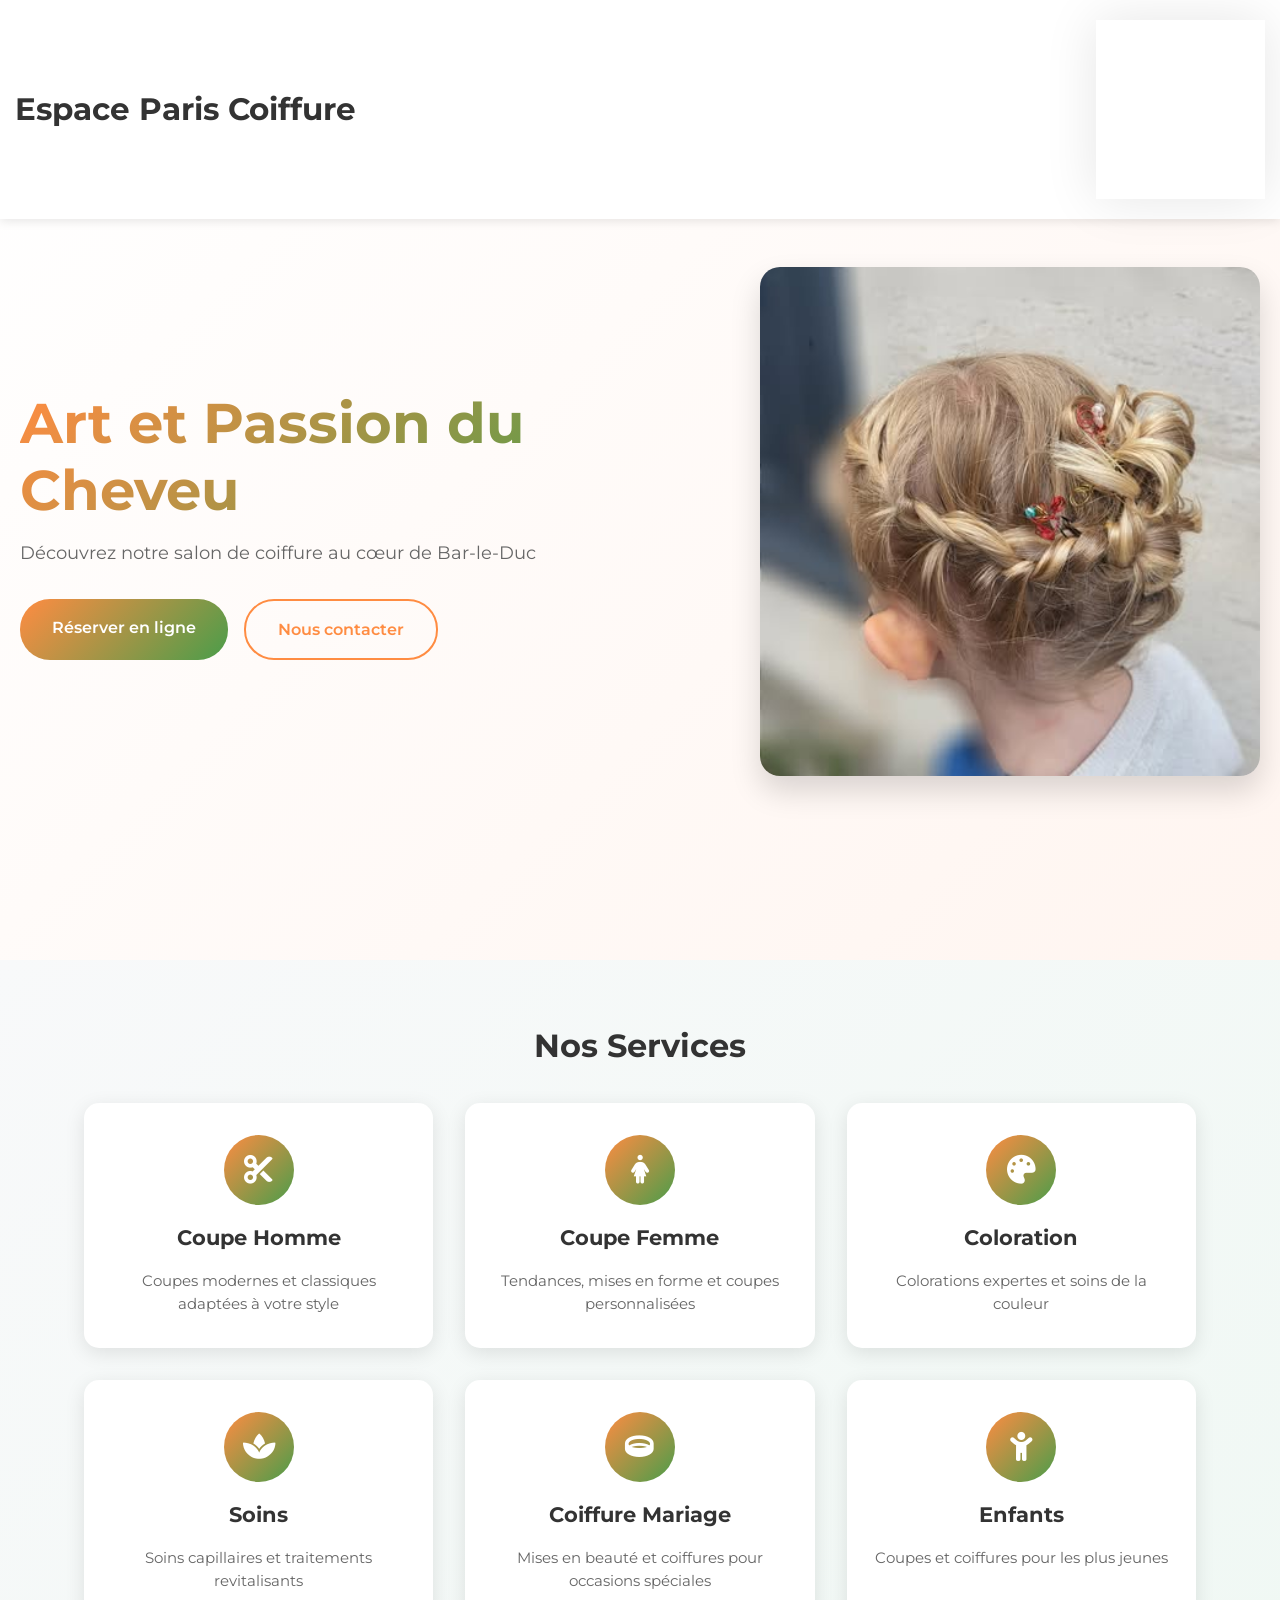
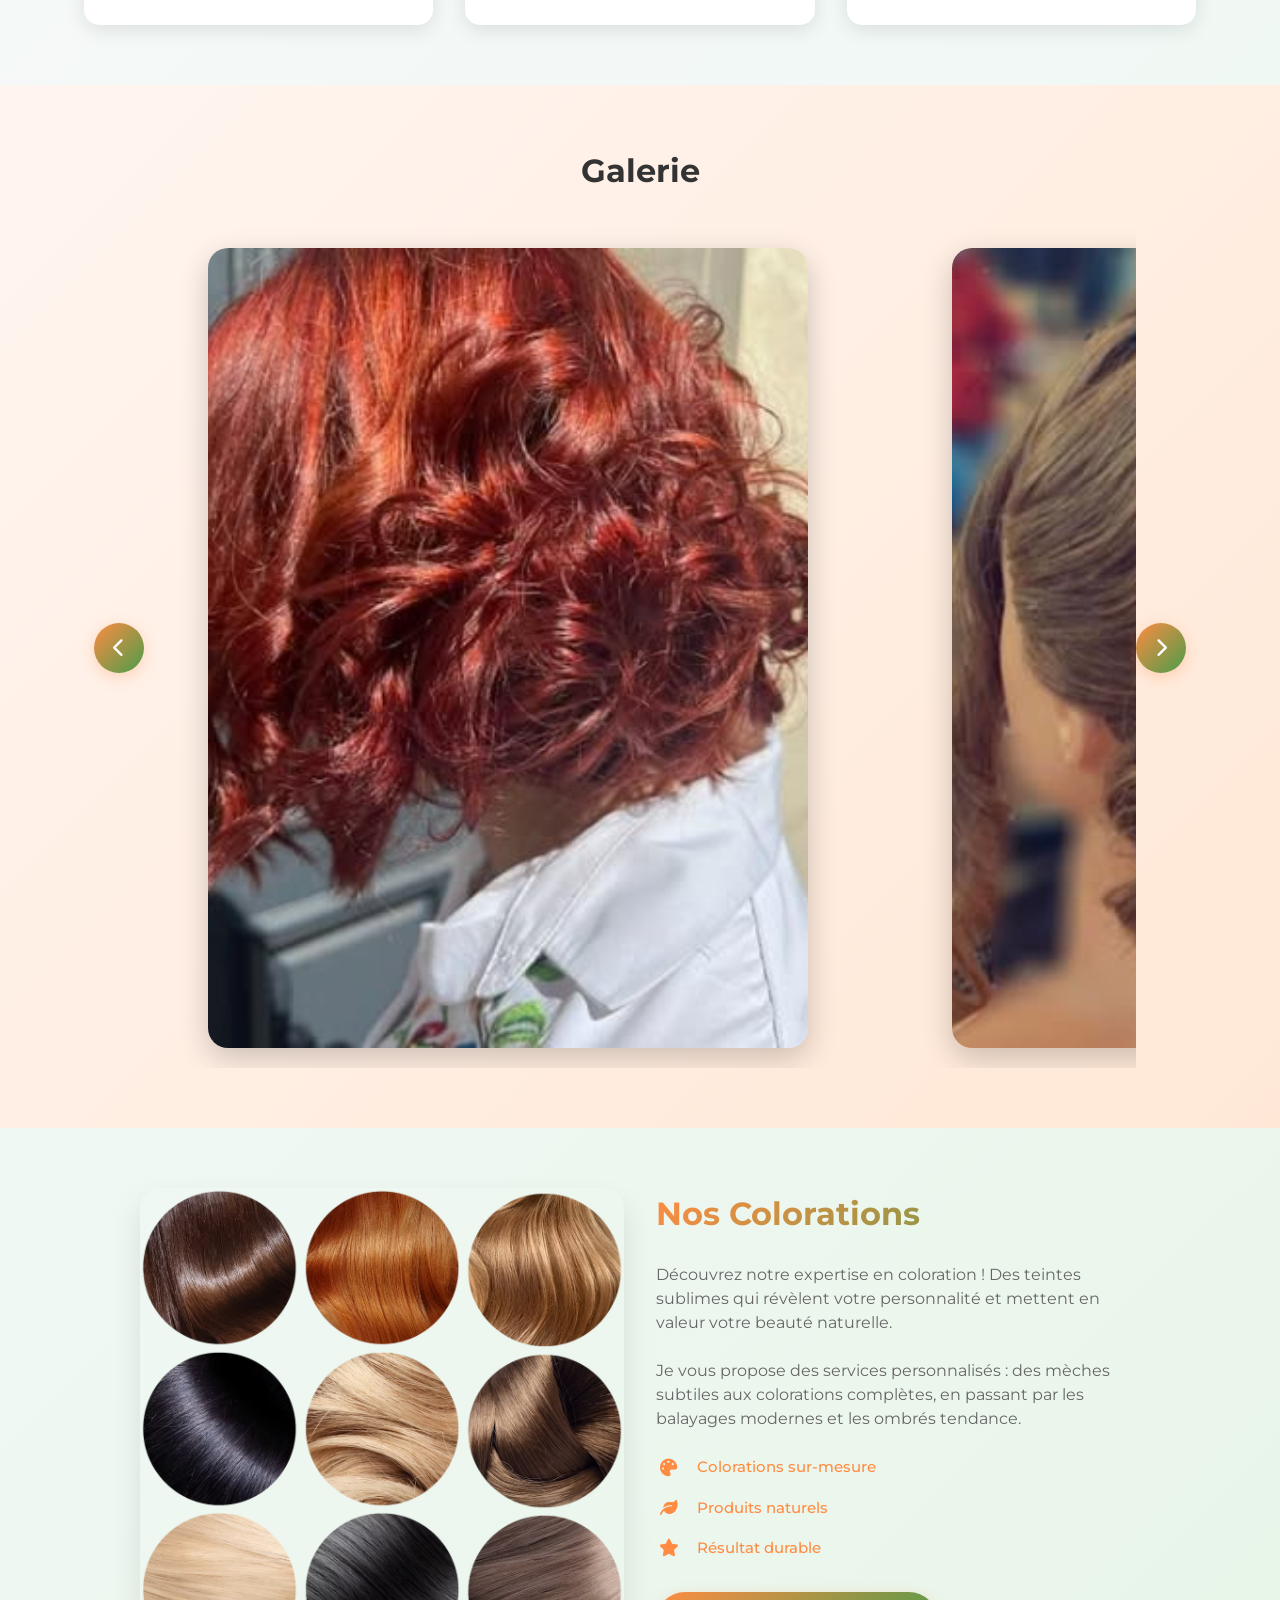
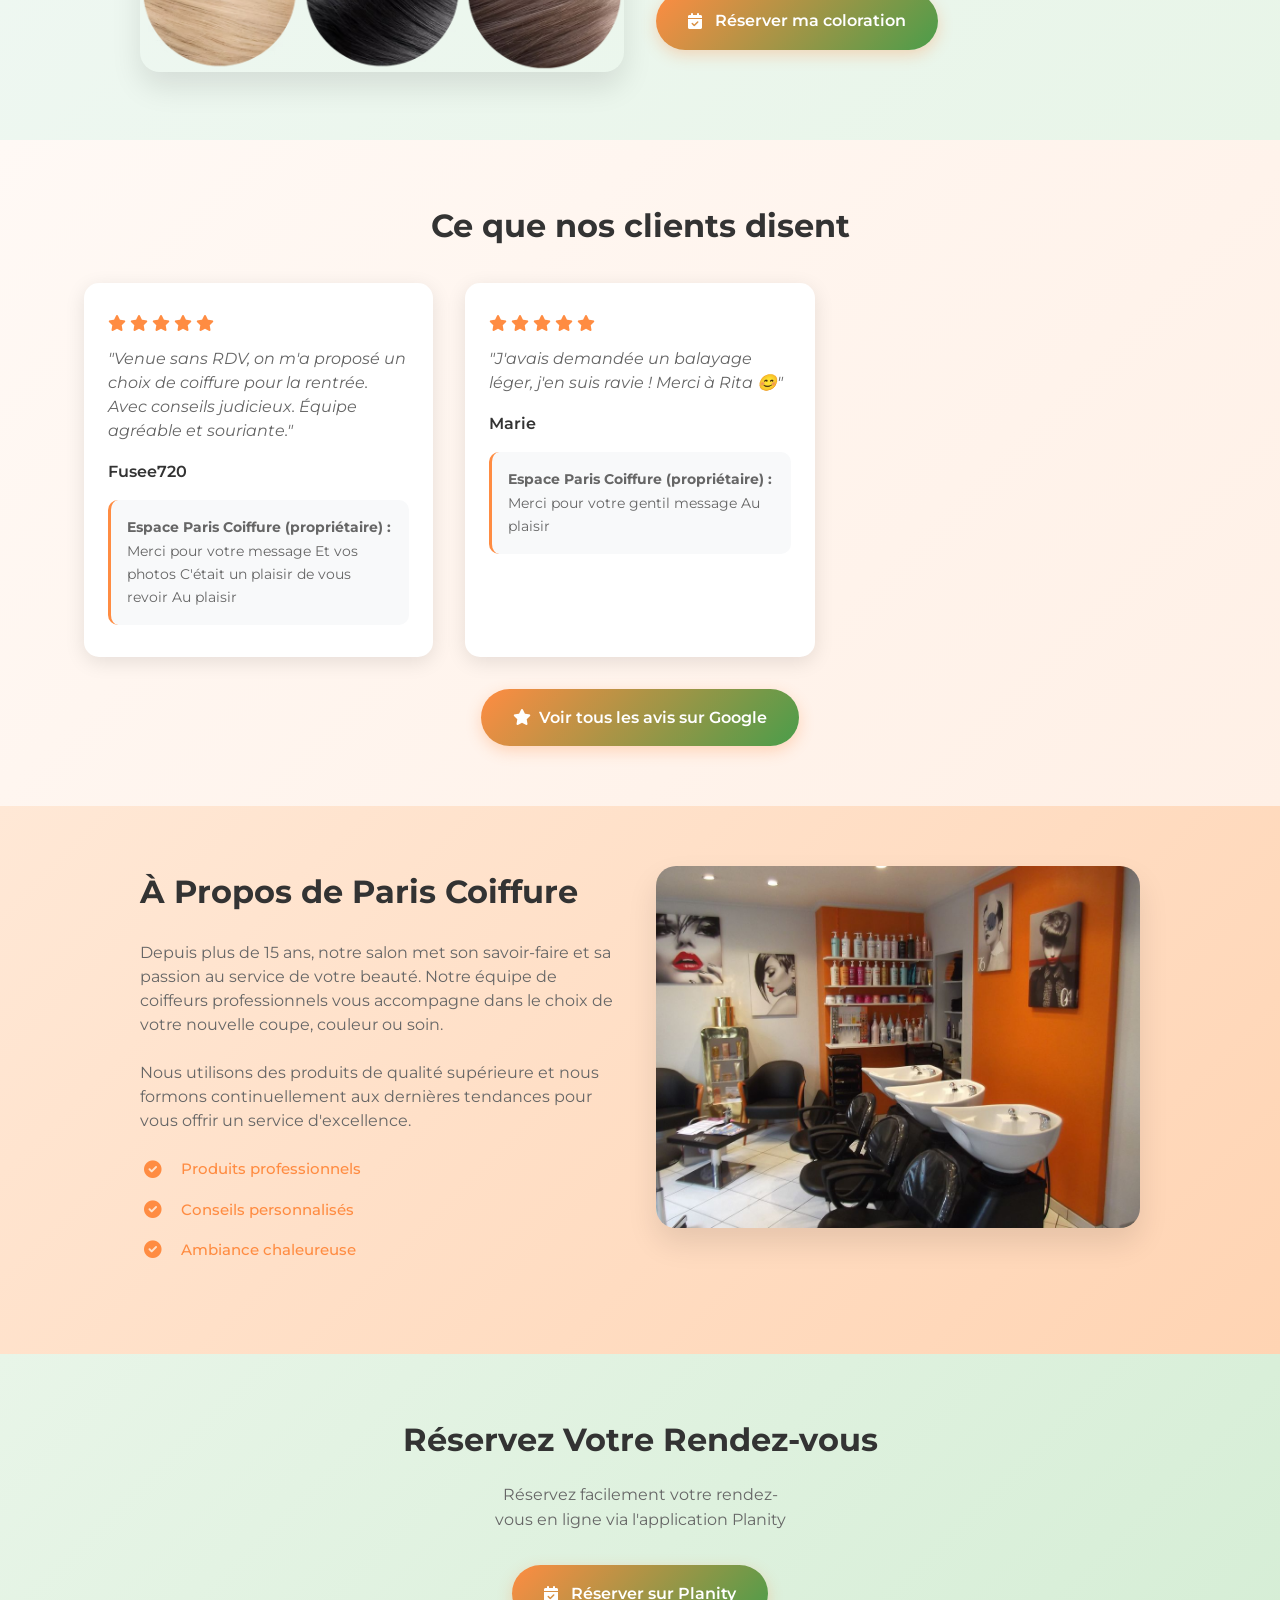
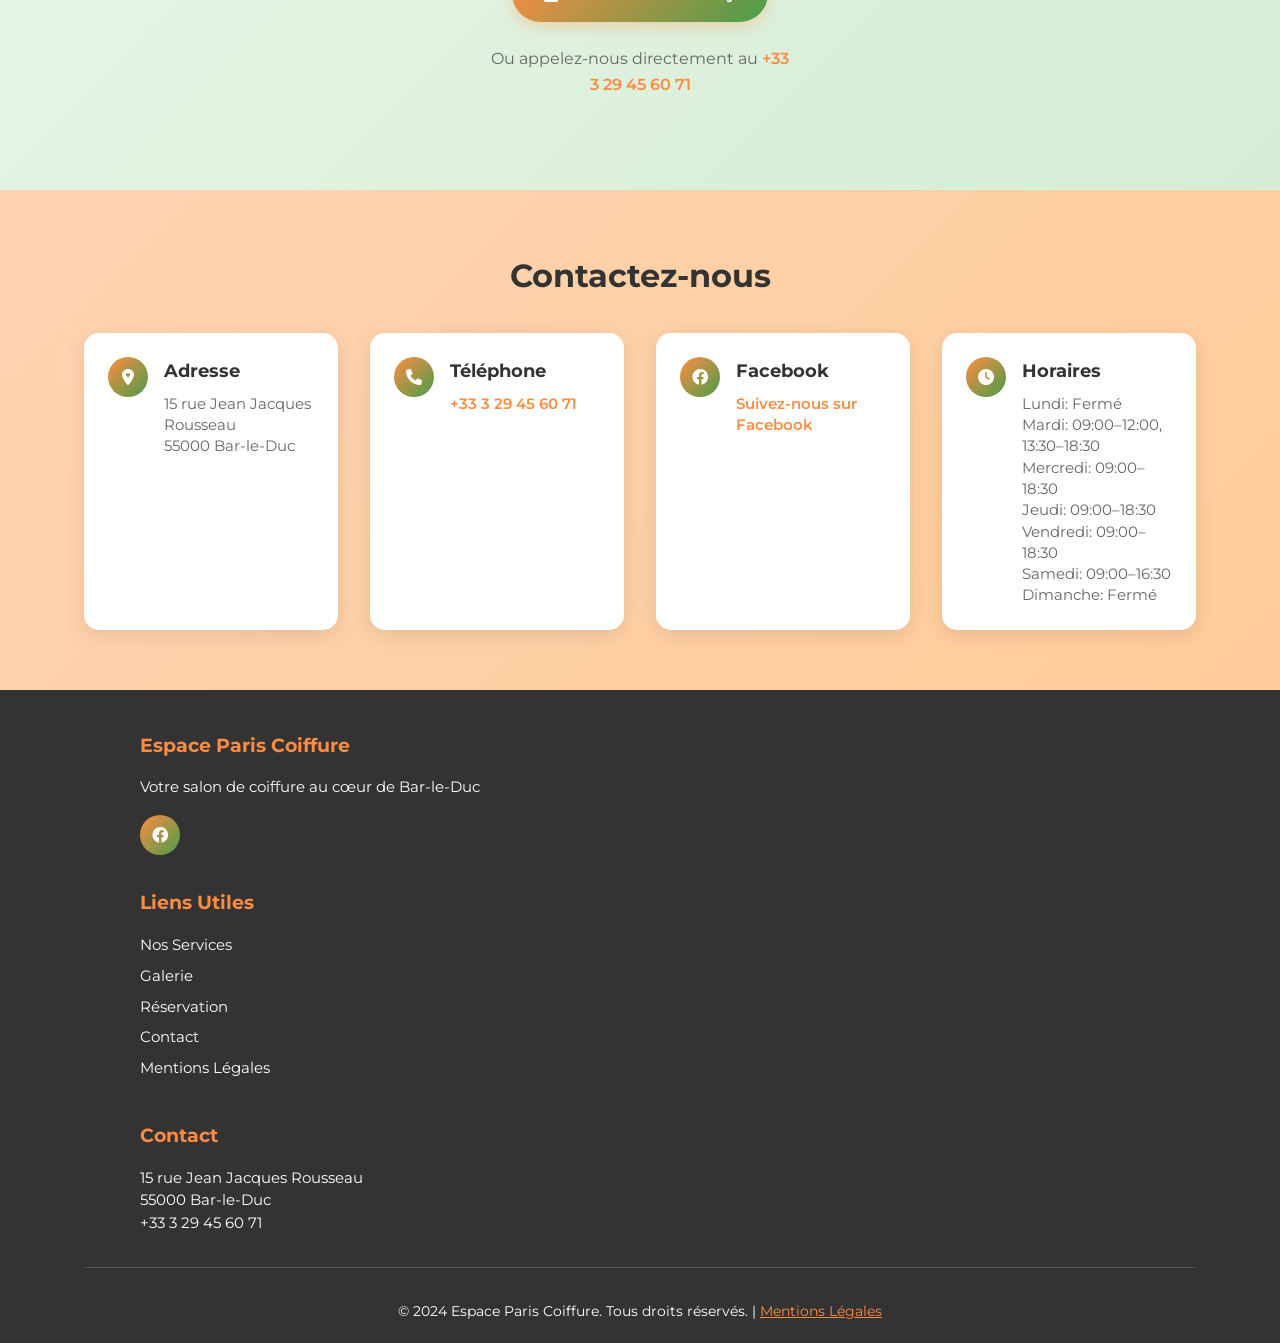
<file: index.html>
<!DOCTYPE html>
<html lang="fr">
<head>
    <meta charset="UTF-8">
    <meta name="viewport" content="width=device-width, initial-scale=1.0">
    <meta http-equiv="Cache-Control" content="no-cache, no-store, must-revalidate">
    <meta http-equiv="Pragma" content="no-cache">
    <meta http-equiv="Expires" content="0">
    <title>Espace Paris Coiffure - Salon de Coiffure à Bar-le-Duc</title>
    <meta name="description" content="Salon de coiffure Espace Paris Coiffure à Bar-le-Duc. Découvrez nos services de coupe, coloration, et soins capillaires.">
    <meta name="keywords" content="coiffure, Bar-le-Duc, salon, coloration, balayage, coupe, soin capillaire">
    <meta name="author" content="Espace Paris Coiffure">
    
    <!-- Open Graph / Facebook -->
    <meta property="og:type" content="website">
    <meta property="og:url" content="https://bearcheck.github.io/Espace-Paris-Coiffure/">
    <meta property="og:title" content="Espace Paris Coiffure - Salon de Coiffure à Bar-le-Duc">
    <meta property="og:description" content="Salon de coiffure Espace Paris Coiffure à Bar-le-Duc. Découvrez nos services de coupe, coloration, et soins capillaires.">
    <meta property="og:image" content="./Photos/9.jpg">
    
    <!-- Twitter -->
    <meta property="twitter:card" content="summary_large_image">
    <meta property="twitter:url" content="https://bearcheck.github.io/Espace-Paris-Coiffure/">
    <meta property="twitter:title" content="Espace Paris Coiffure - Salon de Coiffure à Bar-le-Duc">
    <meta property="twitter:description" content="Salon de coiffure Espace Paris Coiffure à Bar-le-Duc. Découvrez nos services de coupe, coloration, et soins capillaires.">
    <meta property="twitter:image" content="./Photos/9.jpg">
    
    <link rel="stylesheet" href="style.css">
    <link href="https://fonts.googleapis.com/css2?family=Montserrat:wght@300;400;500;600;700&display=swap" rel="stylesheet">
    <link rel="stylesheet" href="https://cdnjs.cloudflare.com/ajax/libs/font-awesome/6.0.0/css/all.min.css">
</head>
<body>
    <!-- Header -->
    <header class="header">
        <nav class="navbar">
            <div class="nav-container">
                <div class="logo">
                    <h1>Espace Paris Coiffure</h1>
                </div>
                <ul class="nav-menu">
                    <li class="nav-item">
                        <a href="#accueil" class="nav-link">Accueil</a>
                    </li>
                    <li class="nav-item">
                        <a href="#services" class="nav-link">Services</a>
                    </li>
                    <li class="nav-item">
                        <a href="#couleurs" class="nav-link">Couleurs</a>
                    </li>
                    <li class="nav-item">
                        <a href="#galerie" class="nav-link">Galerie</a>
                    </li>
                    <li class="nav-item">
                        <a href="#avis" class="nav-link">Avis</a>
                    </li>
                    <li class="nav-item">
                        <a href="#contact" class="nav-link">Contact</a>
                    </li>
                    <li class="nav-item">
                        <a href="#reservation" class="nav-link reservation-btn">Réserver</a>
                    </li>
                </ul>
                <div class="hamburger">
                    <span class="bar"></span>
                    <span class="bar"></span>
                    <span class="bar"></span>
                </div>
            </div>
        </nav>
    </header>

    <!-- Hero Section -->
    <section id="accueil" class="hero">
        <div class="hero-content">
            <h2>Art et Passion du Cheveu</h2>
            <p>Découvrez notre salon de coiffure au cœur de Bar-le-Duc</p>
            <div class="hero-buttons">
                <a href="#reservation" class="btn-primary">Réserver en ligne</a>
                <a href="#contact" class="btn-secondary">Nous contacter</a>
            </div>
        </div>
        <div class="hero-image">
            <img src="Photos/5.jpg" alt="Salon Espace Paris Coiffure">
        </div>
    </section>

    <!-- Services Section -->
    <section id="services" class="services">
        <div class="container">
            <h2>Nos Services</h2>
            <div class="services-grid">
                <div class="service-card">
                    <div class="service-icon">
                        <i class="fas fa-cut"></i>
                    </div>
                    <h3>Coupe Homme</h3>
                    <p>Coupes modernes et classiques adaptées à votre style</p>
                </div>
                <div class="service-card">
                    <div class="service-icon">
                        <i class="fas fa-female"></i>
                    </div>
                    <h3>Coupe Femme</h3>
                    <p>Tendances, mises en forme et coupes personnalisées</p>
                </div>
                <div class="service-card">
                    <div class="service-icon">
                        <i class="fas fa-palette"></i>
                    </div>
                    <h3>Coloration</h3>
                    <p>Colorations expertes et soins de la couleur</p>
                </div>
                <div class="service-card">
                    <div class="service-icon">
                        <i class="fas fa-spa"></i>
                    </div>
                    <h3>Soins</h3>
                    <p>Soins capillaires et traitements revitalisants</p>
                </div>
                <div class="service-card">
                    <div class="service-icon">
                        <i class="fas fa-ring"></i>
                    </div>
                    <h3>Coiffure Mariage</h3>
                    <p>Mises en beauté et coiffures pour occasions spéciales</p>
                </div>
                <div class="service-card">
                    <div class="service-icon">
                        <i class="fas fa-child"></i>
                    </div>
                    <h3>Enfants</h3>
                    <p>Coupes et coiffures pour les plus jeunes</p>
                </div>
            </div>
        </div>
    </section>

    <!-- Gallery Section -->
    <section id="galerie" class="gallery">
        <div class="container">
            <h2>Galerie</h2>
            <div class="gallery-carousel">
                <button class="gallery-nav prev" onclick="scrollGallery(-1)">
                    <i class="fas fa-chevron-left"></i>
                </button>
                <button class="gallery-nav next" onclick="scrollGallery(1)">
                    <i class="fas fa-chevron-right"></i>
                </button>
                <div class="gallery-container">
                    <div class="gallery-item">
                        <img src="Photos/10.jpg" alt="Réalisation 1">
                    </div>
                    <div class="gallery-item">
                        <img src="Photos/3.jpg" alt="Réalisation 2">
                    </div>
                    <div class="gallery-item">
                        <img src="Photos/4.jpg" alt="Réalisation 3">
                    </div>
                    <div class="gallery-item">
                        <img src="Photos/7.jpg" alt="Réalisation 4">
                    </div>
                    <div class="gallery-item">
                        <img src="Photos/8.jpg" alt="Réalisation 5">
                    </div>
                    <div class="gallery-item">
                        <img src="Photos/1.jpg" alt="Réalisation 6">
                    </div>
                </div>
            </div>
        </div>
    </section>

    <!-- Colors Section -->
    <section id="couleurs" class="colors">
        <div class="container">
            <div class="colors-content">
                <div class="colors-image">
                    <img src="Photos/2.png.avif" alt="Nos colorations">
                </div>
                <div class="colors-text">
                    <h2>Nos Colorations</h2>
                    <p>Découvrez notre expertise en coloration ! Des teintes sublimes qui révèlent votre personnalité et mettent en valeur votre beauté naturelle.</p>
                    <p>Je vous propose des services personnalisés : des mèches subtiles aux colorations complètes, en passant par les balayages modernes et les ombrés tendance.</p>
                    <div class="colors-features">
                        <div class="color-feature">
                            <i class="fas fa-palette"></i>
                            <span>Colorations sur-mesure</span>
                        </div>
                        <div class="color-feature">
                            <i class="fas fa-leaf"></i>
                            <span>Produits naturels</span>
                        </div>
                        <div class="color-feature">
                            <i class="fas fa-star"></i>
                            <span>Résultat durable</span>
                        </div>
                    </div>
                    <a href="https://planity.fr/paris-coiffure-bar-le-duc" target="_blank" class="btn-colors">
                        <i class="fas fa-calendar-check"></i>
                        Réserver ma coloration
                    </a>
                </div>
            </div>
        </div>
    </section>

    <!-- Testimonials Section -->
    <section id="avis" class="testimonials">
        <div class="container">
            <h2>Ce que nos clients disent</h2>
            <div class="testimonials-grid">
                <div class="testimonial-item">
                    <div class="stars">
                        <i class="fas fa-star"></i>
                        <i class="fas fa-star"></i>
                        <i class="fas fa-star"></i>
                        <i class="fas fa-star"></i>
                        <i class="fas fa-star"></i>
                    </div>
                    <p class="review-text">"Venue sans RDV, on m'a proposé un choix de coiffure pour la rentrée. Avec conseils judicieux. Équipe agréable et souriante."</p>
                    <div class="reviewer-info">
                        <p class="reviewer-name">Fusee720</p>
                    </div>
                    <div class="salon-response">
                        <p><strong>Espace Paris Coiffure (propriétaire) :</strong> Merci pour votre message Et vos photos C'était un plaisir de vous revoir Au plaisir</p>
                    </div>
                </div>
                
                <div class="testimonial-item">
                    <div class="stars">
                        <i class="fas fa-star"></i>
                        <i class="fas fa-star"></i>
                        <i class="fas fa-star"></i>
                        <i class="fas fa-star"></i>
                        <i class="fas fa-star"></i>
                    </div>
                    <p class="review-text">"J'avais demandée un balayage léger, j'en suis ravie ! Merci à Rita 😊"</p>
                    <div class="reviewer-info">
                        <p class="reviewer-name">Marie</p>
                    </div>
                    <div class="salon-response">
                        <p><strong>Espace Paris Coiffure (propriétaire) :</strong> Merci pour votre gentil message Au plaisir</p>
                    </div>
                </div>
            </div>
            <div class="all-reviews-link">
                <a href="https://share.google/EjQZ8NDxodZnBOEJK" target="_blank" class="btn-all-reviews">
                    <i class="fas fa-star"></i>
                    Voir tous les avis sur Google
                </a>
            </div>
        </div>
    </section>

    <!-- About Section -->
    <section class="about">
        <div class="container">
            <div class="about-content">
                <div class="about-text">
                    <h2>À Propos de Paris Coiffure</h2>
                    <p>Depuis plus de 15 ans, notre salon met son savoir-faire et sa passion au service de votre beauté. Notre équipe de coiffeurs professionnels vous accompagne dans le choix de votre nouvelle coupe, couleur ou soin.</p>
                    <p>Nous utilisons des produits de qualité supérieure et nous formons continuellement aux dernières tendances pour vous offrir un service d'excellence.</p>
                    <div class="about-features">
                        <div class="feature">
                            <i class="fas fa-check-circle"></i>
                            <span>Produits professionnels</span>
                        </div>
                        <div class="feature">
                            <i class="fas fa-check-circle"></i>
                            <span>Conseils personnalisés</span>
                        </div>
                        <div class="feature">
                            <i class="fas fa-check-circle"></i>
                            <span>Ambiance chaleureuse</span>
                        </div>
                    </div>
                </div>
                <div class="about-image">
                    <img src="Photos/9.jpg" alt="Intérieur du salon">
                </div>
            </div>
        </div>
    </section>

    <!-- Reservation Section -->
    <section id="reservation" class="reservation">
        <div class="container">
            <h2>Réservez Votre Rendez-vous</h2>
            <p>Réservez facilement votre rendez-vous en ligne via l'application Planity</p>
            <a href="https://planity.fr/paris-coiffure-bar-le-duc" target="_blank" class="btn-reservation">
                <i class="fas fa-calendar-check"></i>
                Réserver sur Planity
            </a>
            <p class="reservation-info">Ou appelez-nous directement au <a href="tel:+33329456071">+33 3 29 45 60 71</a></p>
        </div>
    </section>

    <!-- Contact Section -->
    <section id="contact" class="contact">
        <div class="container">
            <h2>Contactez-nous</h2>
            <div class="contact-info">
                <div class="contact-item">
                    <div class="contact-icon">
                        <i class="fas fa-map-marker-alt"></i>
                    </div>
                    <div class="contact-details">
                        <h3>Adresse</h3>
                        <p>15 rue Jean Jacques Rousseau<br>55000 Bar-le-Duc</p>
                    </div>
                </div>
                <div class="contact-item">
                    <div class="contact-icon">
                        <i class="fas fa-phone"></i>
                    </div>
                    <div class="contact-details">
                        <h3>Téléphone</h3>
                        <p><a href="tel:+33329456071">+33 3 29 45 60 71</a></p>
                    </div>
                </div>
                <div class="contact-item">
                    <div class="contact-icon">
                        <i class="fab fa-facebook"></i>
                    </div>
                    <div class="contact-details">
                        <h3>Facebook</h3>
                        <p><a href="https://www.facebook.com/espacepariscoiffure/photos?locale=fr_FR" target="_blank">Suivez-nous sur Facebook</a></p>
                    </div>
                </div>
                <div class="contact-item">
                    <div class="contact-icon">
                        <i class="fas fa-clock"></i>
                    </div>
                    <div class="contact-details">
                        <h3>Horaires</h3>
                        <p>Lundi: Fermé<br>Mardi: 09:00–12:00, 13:30–18:30<br>Mercredi: 09:00–18:30<br>Jeudi: 09:00–18:30<br>Vendredi: 09:00–18:30<br>Samedi: 09:00–16:30<br>Dimanche: Fermé</p>
                    </div>
                </div>
            </div>
        </div>
    </section>

    <!-- Footer -->
    <footer class="footer">
        <div class="container">
            <div class="footer-content">
                <div class="footer-section">
                    <h3>Espace Paris Coiffure</h3>
                    <p>Votre salon de coiffure au cœur de Bar-le-Duc</p>
                    <div class="social-links">
                        <a href="https://www.facebook.com/espacepariscoiffure/photos?locale=fr_FR" target="_blank"><i class="fab fa-facebook"></i></a>
                    </div>
                </div>
                <div class="footer-section">
                    <h3>Liens Utiles</h3>
                    <ul>
                        <li><a href="#services">Nos Services</a></li>
                        <li><a href="#galerie">Galerie</a></li>
                        <li><a href="#reservation">Réservation</a></li>
                        <li><a href="#contact">Contact</a></li>
                        <li><a href="mentions-legales.html">Mentions Légales</a></li>
                    </ul>
                </div>
                <div class="footer-section">
                    <h3>Contact</h3>
                    <p>15 rue Jean Jacques Rousseau<br>55000 Bar-le-Duc</p>
                    <p><a href="tel:+33329456071">+33 3 29 45 60 71</a></p>
                </div>
            </div>
            <div class="footer-bottom">
                <p>&copy; 2024 Espace Paris Coiffure. Tous droits réservés. | <a href="mentions-legales.html" style="color: #ff8c42;">Mentions Légales</a></p>
            </div>
        </div>
    </footer>

    <!-- Scripts -->
    <script type="module" src="js/app.js"></script>
</body>
</html>
</file>
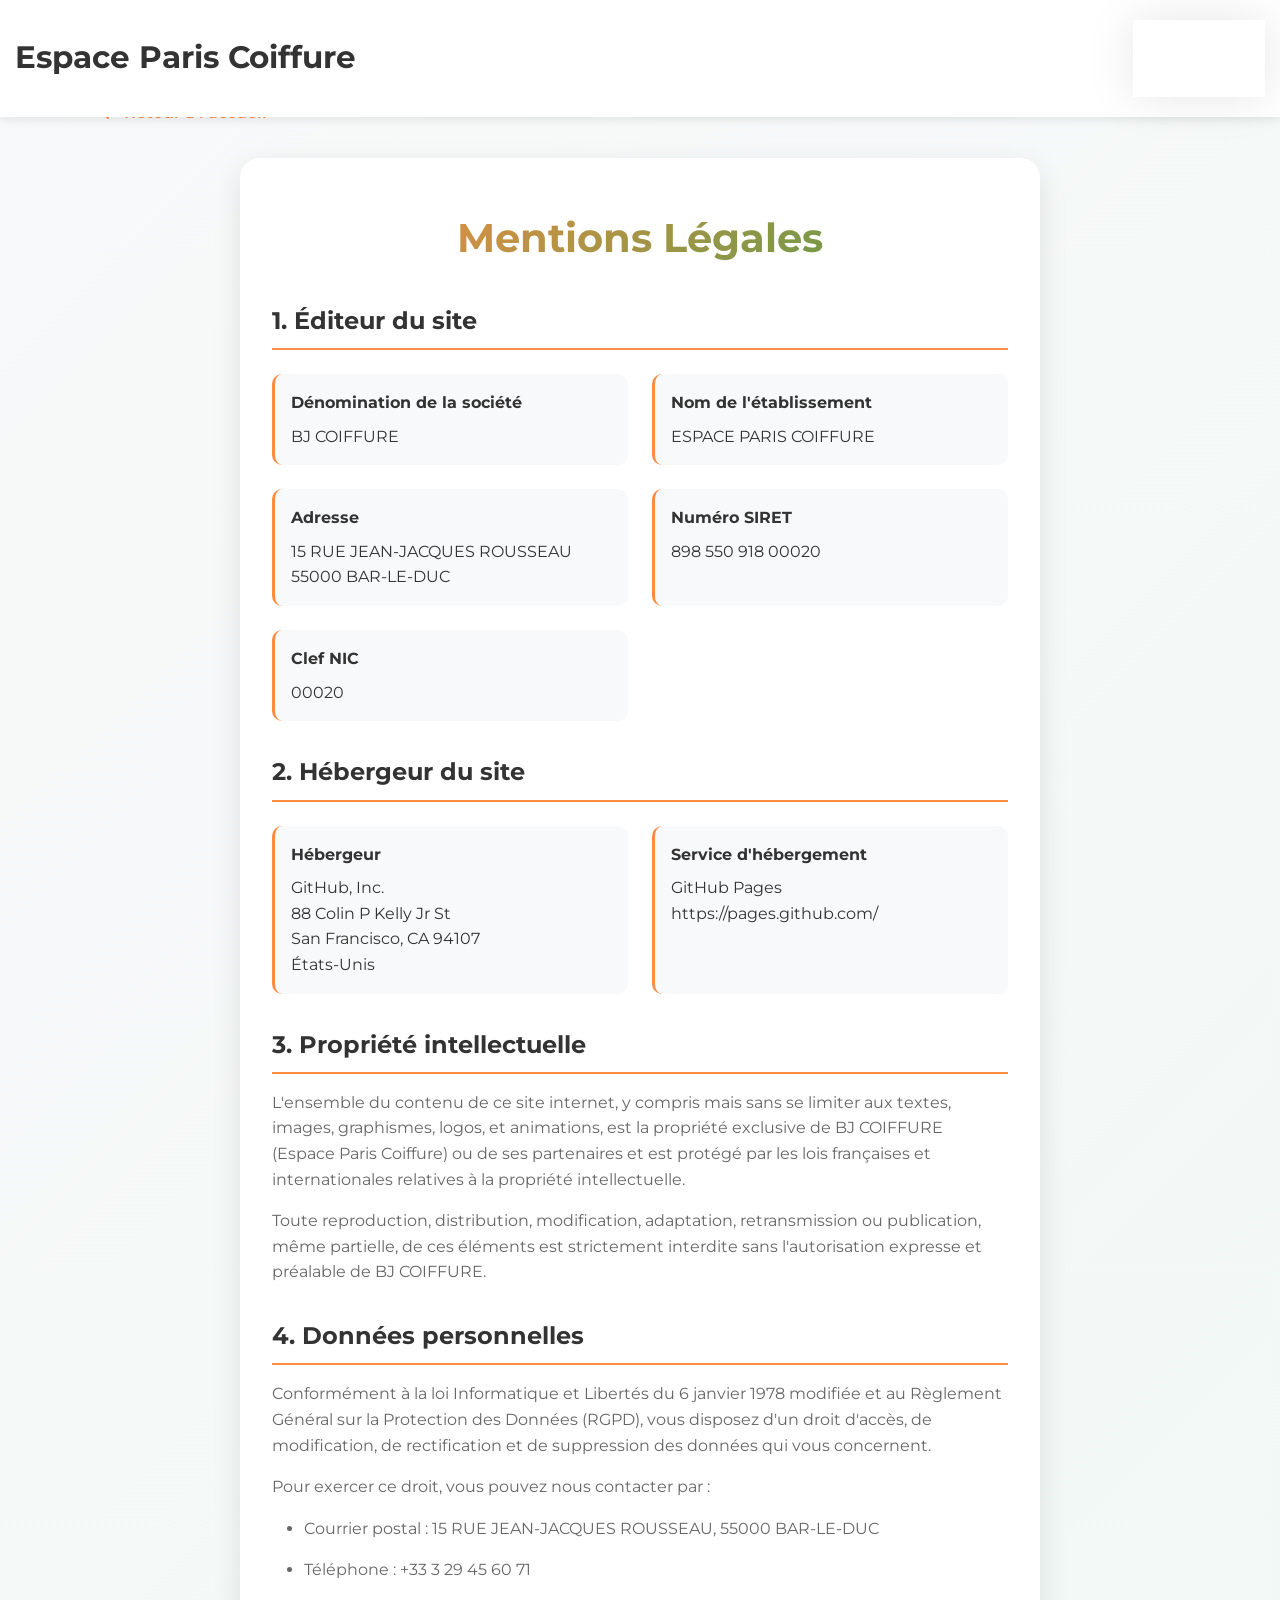
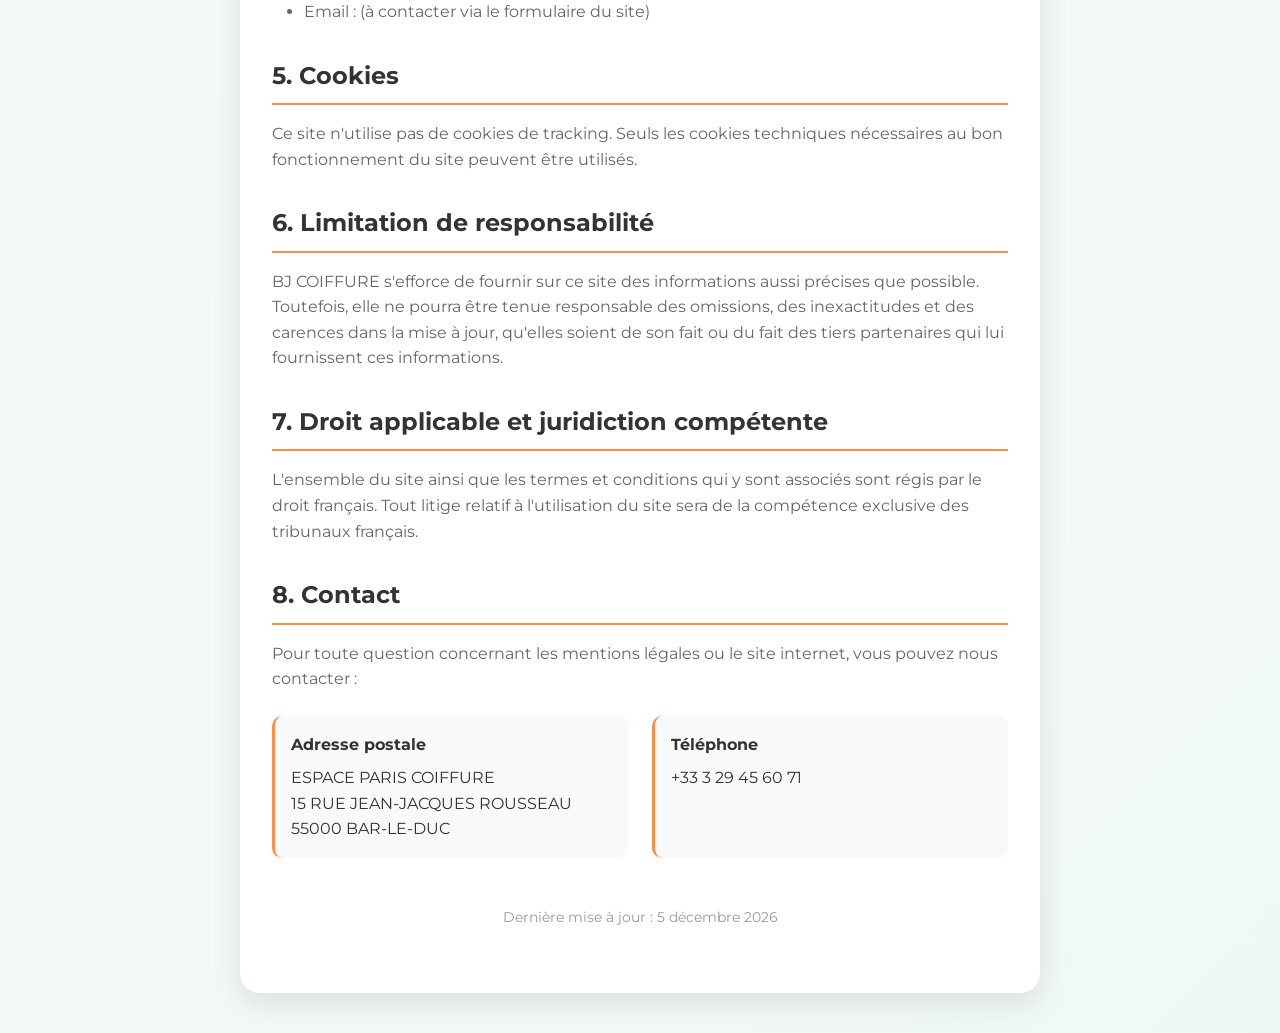
<file: mentions-legales.html>
<!DOCTYPE html>
<html lang="fr">
<head>
    <meta charset="UTF-8">
    <meta name="viewport" content="width=device-width, initial-scale=1.0">
    <title>Mentions Légales - Espace Paris Coiffure</title>
    <link rel="stylesheet" href="style.css">
    <link href="https://fonts.googleapis.com/css2?family=Montserrat:wght@300;400;500;600;700&display=swap" rel="stylesheet">
    <link rel="stylesheet" href="https://cdnjs.cloudflare.com/ajax/libs/font-awesome/6.0.0/css/all.min.css">
    <style>
        .legal-page {
            padding: 100px 20px 40px;
            min-height: 100vh;
            background: linear-gradient(135deg, #f8f9fa 0%, #f0f8f4 100%);
        }
        .legal-container {
            max-width: 800px;
            margin: 0 auto;
            background: white;
            padding: 3rem 2rem;
            border-radius: 20px;
            box-shadow: 0 10px 30px rgba(0, 0, 0, 0.1);
        }
        .legal-container h1 {
            color: #333;
            margin-bottom: 2rem;
            text-align: center;
            font-size: 2.5rem;
            background: linear-gradient(135deg, #ff8c42, #4a9d4a);
            -webkit-background-clip: text;
            -webkit-text-fill-color: transparent;
            background-clip: text;
        }
        .legal-container h2 {
            color: #333;
            margin: 2rem 0 1rem;
            font-size: 1.5rem;
            border-bottom: 2px solid #ff8c42;
            padding-bottom: 0.5rem;
        }
        .legal-container p, .legal-container li {
            color: #666;
            line-height: 1.6;
            margin-bottom: 1rem;
        }
        .legal-container ul {
            margin-left: 2rem;
        }
        .legal-container strong {
            color: #ff8c42;
        }
        .back-link {
            display: inline-flex;
            align-items: center;
            gap: 0.5rem;
            margin-bottom: 2rem;
            color: #ff8c42;
            text-decoration: none;
            font-weight: 600;
            transition: all 0.3s ease;
        }
        .back-link:hover {
            transform: translateX(-5px);
        }
        .info-grid {
            display: grid;
            grid-template-columns: repeat(auto-fit, minmax(250px, 1fr));
            gap: 1.5rem;
            margin: 1.5rem 0;
        }
        .info-item {
            background: #f8f9fa;
            padding: 1rem;
            border-radius: 10px;
            border-left: 3px solid #ff8c42;
        }
        .info-item strong {
            display: block;
            margin-bottom: 0.5rem;
            color: #333;
        }
        @media (max-width: 768px) {
            .legal-page {
                padding: 80px 15px 30px;
            }
            .legal-container {
                padding: 2rem 1.5rem;
            }
            .legal-container h1 {
                font-size: 2rem;
            }
        }
    </style>
</head>
<body>
    <!-- Header -->
    <header class="header">
        <nav class="navbar">
            <div class="nav-container">
                <div class="logo">
                    <h1>Espace Paris Coiffure</h1>
                </div>
                <ul class="nav-menu">
                    <li class="nav-item">
                        <a href="index.html" class="nav-link">Accueil</a>
                    </li>
                    <li class="nav-item">
                        <a href="index.html#services" class="nav-link">Services</a>
                    </li>
                    <li class="nav-item">
                        <a href="index.html#contact" class="nav-link">Contact</a>
                    </li>
                </ul>
                <div class="hamburger">
                    <span class="bar"></span>
                    <span class="bar"></span>
                    <span class="bar"></span>
                </div>
            </div>
        </nav>
    </header>

    <main class="legal-page">
        <div class="container">
            <a href="index.html" class="back-link">
                <i class="fas fa-arrow-left"></i>
                Retour à l'accueil
            </a>
            
            <div class="legal-container">
                <h1>Mentions Légales</h1>
                
                <h2>1. Éditeur du site</h2>
                <div class="info-grid">
                    <div class="info-item">
                        <strong>Dénomination de la société</strong>
                        BJ COIFFURE
                    </div>
                    <div class="info-item">
                        <strong>Nom de l'établissement</strong>
                        ESPACE PARIS COIFFURE
                    </div>
                    <div class="info-item">
                        <strong>Adresse</strong>
                        15 RUE JEAN-JACQUES ROUSSEAU<br>
                        55000 BAR-LE-DUC
                    </div>
                    <div class="info-item">
                        <strong>Numéro SIRET</strong>
                        898 550 918 00020
                    </div>
                    <div class="info-item">
                        <strong>Clef NIC</strong>
                        00020
                    </div>
                </div>
                
                <h2>2. Hébergeur du site</h2>
                <div class="info-grid">
                    <div class="info-item">
                        <strong>Hébergeur</strong>
                        GitHub, Inc.<br>
                        88 Colin P Kelly Jr St<br>
                        San Francisco, CA 94107<br>
                        États-Unis
                    </div>
                    <div class="info-item">
                        <strong>Service d'hébergement</strong>
                        GitHub Pages<br>
                        https://pages.github.com/
                    </div>
                </div>
                
                <h2>3. Propriété intellectuelle</h2>
                <p>L'ensemble du contenu de ce site internet, y compris mais sans se limiter aux textes, images, graphismes, logos, et animations, est la propriété exclusive de BJ COIFFURE (Espace Paris Coiffure) ou de ses partenaires et est protégé par les lois françaises et internationales relatives à la propriété intellectuelle.</p>
                <p>Toute reproduction, distribution, modification, adaptation, retransmission ou publication, même partielle, de ces éléments est strictement interdite sans l'autorisation expresse et préalable de BJ COIFFURE.</p>
                
                <h2>4. Données personnelles</h2>
                <p>Conformément à la loi Informatique et Libertés du 6 janvier 1978 modifiée et au Règlement Général sur la Protection des Données (RGPD), vous disposez d'un droit d'accès, de modification, de rectification et de suppression des données qui vous concernent.</p>
                <p>Pour exercer ce droit, vous pouvez nous contacter par :</p>
                <ul>
                    <li>Courrier postal : 15 RUE JEAN-JACQUES ROUSSEAU, 55000 BAR-LE-DUC</li>
                    <li>Téléphone : +33 3 29 45 60 71</li>
                    <li>Email : (à contacter via le formulaire du site)</li>
                </ul>
                
                <h2>5. Cookies</h2>
                <p>Ce site n'utilise pas de cookies de tracking. Seuls les cookies techniques nécessaires au bon fonctionnement du site peuvent être utilisés.</p>
                
                <h2>6. Limitation de responsabilité</h2>
                <p>BJ COIFFURE s'efforce de fournir sur ce site des informations aussi précises que possible. Toutefois, elle ne pourra être tenue responsable des omissions, des inexactitudes et des carences dans la mise à jour, qu'elles soient de son fait ou du fait des tiers partenaires qui lui fournissent ces informations.</p>
                
                <h2>7. Droit applicable et juridiction compétente</h2>
                <p>L'ensemble du site ainsi que les termes et conditions qui y sont associés sont régis par le droit français. Tout litige relatif à l'utilisation du site sera de la compétence exclusive des tribunaux français.</p>
                
                <h2>8. Contact</h2>
                <p>Pour toute question concernant les mentions légales ou le site internet, vous pouvez nous contacter :</p>
                <div class="info-grid">
                    <div class="info-item">
                        <strong>Adresse postale</strong>
                        ESPACE PARIS COIFFURE<br>
                        15 RUE JEAN-JACQUES ROUSSEAU<br>
                        55000 BAR-LE-DUC
                    </div>
                    <div class="info-item">
                        <strong>Téléphone</strong>
                        +33 3 29 45 60 71
                    </div>
                </div>
                
                <p style="text-align: center; margin-top: 3rem; color: #999; font-size: 0.9rem;">
                    Dernière mise à jour : <span id="current-date"></span>
                </p>
            </div>
        </div>
    </main>

    <script>
        // Afficher la date actuelle
        document.getElementById('current-date').textContent = new Date().toLocaleDateString('fr-FR', {
            year: 'numeric',
            month: 'long',
            day: 'numeric'
        });
        
        // Menu hamburger (si nécessaire)
        const hamburger = document.querySelector('.hamburger');
        const navMenu = document.querySelector('.nav-menu');
        
        hamburger.addEventListener('click', () => {
            hamburger.classList.toggle('active');
            navMenu.classList.toggle('active');
        });
        
        document.querySelectorAll('.nav-link').forEach(n => n.addEventListener('click', () => {
            hamburger.classList.remove('active');
            navMenu.classList.remove('active');
        }));
    </script>
</body>
</html>
</file>
<file: style.css>
/* Reset et base styles */
/* Mobile First - Base Styles */
* {
    margin: 0;
    padding: 0;
    box-sizing: border-box;
}

body {
    font-family: 'Montserrat', sans-serif;
    line-height: 1.6;
    color: #333;
    overflow-x: hidden;
}

.container {
    width: 95%;
    max-width: 1200px;
    margin: 0 auto;
    padding: 0 15px;
}

/* Header - Mobile First */
.header {
    position: fixed;
    top: 0;
    left: 0;
    right: 0;
    background: #ffffff;
    box-shadow: 0 2px 10px rgba(0, 0, 0, 0.1);
    z-index: 1000;
    padding: 15px 0;
}

.nav-container {
    display: flex;
    justify-content: space-between;
    align-items: center;
    padding: 5px 15px;
}

.logo {
    font-size: 1.2rem;
    font-weight: 700;
    color: #333;
}

.logo span {
    background: linear-gradient(135deg, #ff8c42, #4a9d4a);
    -webkit-background-clip: text;
    -webkit-text-fill-color: transparent;
    background-clip: text;
}

.hamburger {
    display: flex;
    flex-direction: column;
    cursor: pointer;
    z-index: 1001;
    width: 30px;
    height: 25px;
    justify-content: space-between;
    transition: all 0.3s ease;
}

.hamburger span {
    width: 100%;
    height: 3px;
    background: linear-gradient(135deg, #ff8c42, #4a9d4a);
    border-radius: 2px;
    transition: all 0.3s ease;
    transform-origin: center;
}

.hamburger.active span:nth-child(1) {
    transform: rotate(45deg) translate(6px, 6px);
}

.hamburger.active span:nth-child(2) {
    opacity: 0;
    transform: scaleX(0);
}

.hamburger.active span:nth-child(3) {
    transform: rotate(-45deg) translate(6px, -6px);
}

.nav-menu {
    position: fixed;
    left: -100%;
    top: 0;
    width: 100%;
    height: 100vh;
    background: linear-gradient(135deg, rgba(255, 255, 255, 0.98) 0%, rgba(255, 250, 240, 0.98) 100%);
    backdrop-filter: blur(20px);
    flex-direction: column;
    justify-content: center;
    align-items: center;
    transition: all 0.4s cubic-bezier(0.4, 0, 0.2, 1);
    z-index: 999;
    box-shadow: 0 0 50px rgba(0, 0, 0, 0.1);
}

.nav-menu.active {
    left: 0;
}

.nav-item {
    margin: 1.5rem 0;
    list-style: none;
    opacity: 0;
    transform: translateY(30px);
    transition: all 0.3s ease;
}

.nav-menu.active .nav-item {
    opacity: 1;
    transform: translateY(0);
}

.nav-menu.active .nav-item:nth-child(1) { transition-delay: 0.1s; }
.nav-menu.active .nav-item:nth-child(2) { transition-delay: 0.2s; }
.nav-menu.active .nav-item:nth-child(3) { transition-delay: 0.3s; }
.nav-menu.active .nav-item:nth-child(4) { transition-delay: 0.4s; }
.nav-menu.active .nav-item:nth-child(5) { transition-delay: 0.5s; }
.nav-menu.active .nav-item:nth-child(6) { transition-delay: 0.6s; }

.nav-link {
    color: #333;
    text-decoration: none;
    font-size: 1.3rem;
    font-weight: 600;
    transition: all 0.3s ease;
    position: relative;
    padding: 0.5rem 1rem;
}

.nav-link::after {
    content: '';
    position: absolute;
    bottom: 0;
    left: 50%;
    width: 0;
    height: 2px;
    background: linear-gradient(135deg, #ff8c42, #4a9d4a);
    transition: all 0.3s ease;
    transform: translateX(-50%);
}

.nav-link:hover {
    color: #ff8c42;
    transform: translateY(-2px);
}

.nav-link:hover::after {
    width: 80%;
}

.reservation-btn {
    background: linear-gradient(135deg, #ff8c42, #4a9d4a);
    color: white !important;
    padding: 0.8rem 1.5rem;
    border-radius: 25px;
    margin-top: 1rem;
    box-shadow: 0 5px 15px rgba(255, 140, 66, 0.3);
    transition: all 0.3s ease;
}

.reservation-btn:hover {
    transform: translateY(-3px);
    box-shadow: 0 8px 25px rgba(255, 140, 66, 0.4);
}

/* Hero Section - Mobile Optimized */
/* Cache Busting - Version */
.hero {
    min-height: 100vh;
    display: flex;
    flex-direction: column;
    align-items: center;
    justify-content: center;
    background: linear-gradient(135deg, #ffffff 0%, #fff5f0 100%) !important;
    padding: 100px 15px 50px;
    margin-top: 60px;
    text-align: center;
}

.hero-content {
    width: 100%;
    max-width: 400px;
    text-align: center;
}

.hero-content h2 {
    font-size: 2.2rem;
    font-weight: 700;
    margin-bottom: 1rem;
    background: linear-gradient(135deg, #ff8c42, #4a9d4a);
    -webkit-background-clip: text;
    -webkit-text-fill-color: transparent;
    background-clip: text;
    line-height: 1.2;
}

.hero-content p {
    font-size: 1.1rem;
    margin-bottom: 2rem;
    color: #666;
    line-height: 1.5;
}

.hero-buttons {
    display: flex;
    flex-direction: column;
    gap: 1rem;
    justify-content: center;
    margin-top: 2rem;
}

.hero-image {
    width: 100%;
    max-width: 350px;
    margin-top: 2rem;
}

.hero-image img {
    width: 100%;
    height: auto;
    border-radius: 20px;
    box-shadow: 0 15px 30px rgba(0, 0, 0, 0.15);
}

.btn-primary, .btn-secondary {
    padding: 1rem 2rem;
    border-radius: 30px;
    text-decoration: none;
    font-weight: 600;
    transition: all 0.3s ease;
    display: inline-block;
    text-align: center;
    font-size: 1rem;
}

.btn-primary {
    background: linear-gradient(135deg, #ff8c42, #4a9d4a);
    color: white;
}

.btn-secondary {
    background: transparent;
    color: #ff8c42;
    border: 2px solid #ff8c42;
}

/* Services Section - Mobile */
.services {
    padding: 60px 0;
    background: linear-gradient(135deg, #f8f9fa 0%, #f0f8f4 100%);
}

.services h2 {
    text-align: center;
    font-size: 2rem;
    margin-bottom: 2rem;
    color: #333;
}

.services-grid {
    display: grid;
    grid-template-columns: 1fr;
    gap: 1.5rem;
    max-width: 400px;
    margin: 0 auto;
}

.service-card {
    background: white;
    padding: 2rem 1.5rem;
    border-radius: 15px;
    text-align: center;
    box-shadow: 0 5px 20px rgba(0, 0, 0, 0.1);
    transition: transform 0.3s ease, box-shadow 0.3s ease;
}

.service-card:hover {
    transform: translateY(-5px);
    box-shadow: 0 10px 30px rgba(0, 0, 0, 0.15);
}

.service-icon {
    width: 70px;
    height: 70px;
    margin: 0 auto 1rem;
    background: linear-gradient(135deg, #ff8c42, #4a9d4a);
    border-radius: 50%;
    display: flex;
    align-items: center;
    justify-content: center;
    color: white;
    font-size: 1.8rem;
}

.service-card h3 {
    font-size: 1.3rem;
    margin-bottom: 1rem;
    color: #333;
}

.service-card p {
    color: #666;
    line-height: 1.5;
    font-size: 0.95rem;
}

/* Gallery Section - Simple Carousel */
.gallery {
    padding: 60px 0;
    background: linear-gradient(135deg, #fff5f0 0%, #ffe8d6 100%);
    overflow: hidden;
}

.gallery h2 {
    text-align: center;
    font-size: 2rem;
    margin-bottom: 2rem;
    color: #333;
}

.gallery-carousel {
    position: relative;
    max-width: 100%;
    margin: 0 auto;
    padding: 0;
    z-index: 5;
}

.gallery-container {
    display: flex;
    overflow-x: auto;
    scroll-behavior: smooth;
    gap: 1rem;
    padding: 20px 0;
    scrollbar-width: none;
    -ms-overflow-style: none;
    scroll-snap-type: x mandatory;
}

.gallery-container::-webkit-scrollbar {
    display: none;
}

.gallery-item {
    flex: 0 0 auto;
    width: 90vw;
    height: 50vh;
    position: relative;
    overflow: hidden;
    border-radius: 20px;
    box-shadow: 0 10px 30px rgba(0, 0, 0, 0.2);
    transition: transform 0.4s ease, box-shadow 0.4s ease;
    cursor: pointer;
    scroll-snap-align: center;
    z-index: 100;
    margin: 0 5vw;
}

.gallery-item:hover {
    transform: translateY(-10px) scale(1.05);
    box-shadow: 0 20px 40px rgba(0, 0, 0, 0.3);
}

.gallery-item img {
    width: 100%;
    height: 100%;
    object-fit: cover;
    transition: transform 0.3s ease;
}

.gallery-item:hover img {
    transform: scale(1.1);
}

.gallery-nav {
    position: absolute;
    top: 50%;
    transform: translateY(-50%);
    background: linear-gradient(135deg, #ff8c42, #4a9d4a);
    color: white;
    border: none;
    border-radius: 50%;
    width: 40px;
    height: 40px;
    font-size: 1rem;
    cursor: pointer;
    transition: all 0.3s ease;
    z-index: 150;
    display: flex;
    align-items: center;
    justify-content: center;
    box-shadow: 0 4px 15px rgba(255, 140, 66, 0.3);
}

.gallery-nav:hover {
    transform: translateY(-50%) scale(1.1);
    box-shadow: 0 8px 25px rgba(255, 140, 66, 0.4);
}

.gallery-nav.prev {
    left: 10px;
}

.gallery-nav.next {
    right: 10px;
}

.gallery-nav:disabled {
    opacity: 0.3;
    cursor: not-allowed;
    transform: translateY(-50%);
}

/* Testimonials Section - Mobile */
.testimonials {
    padding: 60px 0;
    background: linear-gradient(135deg, #fff9f5 0%, #fff0e6 100%);
}

.testimonials h2 {
    text-align: center;
    font-size: 2rem;
    margin-bottom: 2rem;
    color: #333;
}

.testimonials-grid {
    display: grid;
    grid-template-columns: 1fr;
    gap: 1.5rem;
    max-width: 400px;
    margin: 0 auto;
}

.testimonial-item {
    background: white;
    padding: 2rem 1.5rem;
    border-radius: 15px;
    box-shadow: 0 5px 20px rgba(0, 0, 0, 0.1);
    transition: transform 0.3s ease, box-shadow 0.3s ease;
}

.testimonial-item:hover {
    transform: translateY(-5px);
    box-shadow: 0 10px 30px rgba(0, 0, 0, 0.15);
}

.stars {
    display: flex;
    gap: 0.25rem;
    margin-bottom: 1rem;
}

.stars i {
    color: #ff8c42;
    font-size: 1rem;
}

.review-text {
    font-size: 1rem;
    line-height: 1.5;
    color: #666;
    margin-bottom: 1rem;
    font-style: italic;
}

.reviewer-info {
    margin-bottom: 1rem;
}

.reviewer-name {
    font-weight: 600;
    color: #333;
    margin-bottom: 0.25rem;
}

.review-date {
    font-size: 0.85rem;
    color: #999;
}

.salon-response {
    background: #f8f9fa;
    padding: 1rem;
    border-radius: 10px;
    margin-top: 1rem;
    border-left: 3px solid #ff8c42;
}

.salon-response p {
    font-size: 0.9rem;
    color: #666;
    margin: 0;
}

.all-reviews-link {
    text-align: center;
    margin-top: 2rem;
}

.btn-all-reviews {
    display: inline-flex;
    align-items: center;
    gap: 0.5rem;
    padding: 1rem 2rem;
    background: linear-gradient(135deg, #ff8c42, #4a9d4a);
    color: white;
    text-decoration: none;
    border-radius: 30px;
    font-weight: 600;
    font-size: 1rem;
    transition: all 0.3s ease;
    box-shadow: 0 5px 15px rgba(255, 140, 66, 0.3);
}

.btn-all-reviews:hover {
    transform: translateY(-3px);
    box-shadow: 0 10px 25px rgba(255, 140, 66, 0.4);
}

/* Colors Section - Mobile */
.colors {
    padding: 60px 0;
    background: linear-gradient(135deg, #f0f8f4 0%, #e8f5e8 100%);
}

.colors-content {
    display: flex;
    flex-direction: column;
    gap: 2rem;
    text-align: center;
    max-width: 400px;
    margin: 0 auto;
}

.colors-image {
    order: 2;
}

.colors-image img {
    max-width: 100%;
    height: auto;
    border-radius: 20px;
    box-shadow: 0 15px 30px rgba(0, 0, 0, 0.1);
    transition: transform 0.3s ease, box-shadow 0.3s ease;
}

.colors-image img:hover {
    transform: translateY(-5px);
    box-shadow: 0 20px 40px rgba(0, 0, 0, 0.15);
}

.colors-text {
    order: 1;
    text-align: center;
}

.colors-text h2 {
    font-size: 2rem;
    margin-bottom: 1.5rem;
    background: linear-gradient(135deg, #ff8c42, #4a9d4a);
    -webkit-background-clip: text;
    -webkit-text-fill-color: transparent;
    background-clip: text;
    font-weight: 700;
}

.colors-text p {
    font-size: 1rem;
    margin-bottom: 1.5rem;
    color: #666;
    line-height: 1.5;
}

.colors-features {
    display: flex;
    flex-direction: column;
    gap: 1rem;
    margin-bottom: 2rem;
    align-items: center;
}

.color-feature {
    display: flex;
    align-items: center;
    gap: 1rem;
    color: #ff8c42;
    font-weight: 500;
    font-size: 0.95rem;
}

.color-feature i {
    font-size: 1.1rem;
    width: 25px;
    text-align: center;
}

.btn-colors {
    display: inline-flex;
    align-items: center;
    gap: 0.8rem;
    padding: 1rem 2rem;
    background: linear-gradient(135deg, #ff8c42, #4a9d4a);
    color: white;
    text-decoration: none;
    border-radius: 30px;
    font-weight: 600;
    font-size: 1rem;
    transition: all 0.3s ease;
    box-shadow: 0 5px 15px rgba(255, 140, 66, 0.3);
}

.btn-colors:hover {
    transform: translateY(-3px);
    box-shadow: 0 10px 25px rgba(255, 140, 66, 0.4);
}

/* About Section - Mobile */
.about {
    padding: 60px 0;
    background: linear-gradient(135deg, #ffe8d6 0%, #ffd4b3 100%);
}

.about-content {
    display: flex;
    flex-direction: column;
    gap: 2rem;
    text-align: center;
    max-width: 400px;
    margin: 0 auto;
}

.about-text {
    order: 2;
}

.about-text h2 {
    font-size: 2rem;
    margin-bottom: 1.5rem;
    color: #333;
}

.about-text p {
    font-size: 1rem;
    margin-bottom: 1.5rem;
    color: #666;
    line-height: 1.5;
}

.about-features {
    display: flex;
    flex-direction: column;
    gap: 1rem;
    margin-bottom: 2rem;
}

.feature {
    display: flex;
    align-items: center;
    gap: 1rem;
    color: #ff8c42;
    font-weight: 500;
    font-size: 0.95rem;
}

.feature i {
    font-size: 1.1rem;
    width: 25px;
    text-align: center;
}

.about-image {
    order: 1;
}

.about-image img {
    width: 100%;
    height: auto;
    border-radius: 20px;
    box-shadow: 0 15px 30px rgba(0, 0, 0, 0.1);
}

/* Reservation Section - Mobile */
.reservation {
    padding: 60px 0;
    background: linear-gradient(135deg, #e8f5e8 0%, #d4edd4 100%);
    text-align: center;
}

.reservation h2 {
    font-size: 2rem;
    margin-bottom: 1rem;
    color: #333;
}

.reservation p {
    font-size: 1rem;
    margin-bottom: 2rem;
    color: #666;
    max-width: 300px;
    margin-left: auto;
    margin-right: auto;
}

.btn-reservation {
    display: inline-flex;
    align-items: center;
    gap: 0.8rem;
    padding: 1rem 2rem;
    background: linear-gradient(135deg, #ff8c42, #4a9d4a);
    color: white;
    text-decoration: none;
    border-radius: 30px;
    font-weight: 600;
    font-size: 1rem;
    transition: all 0.3s ease;
    box-shadow: 0 5px 15px rgba(255, 140, 66, 0.3);
}

.btn-reservation:hover {
    transform: translateY(-3px);
    box-shadow: 0 10px 25px rgba(255, 140, 66, 0.4);
}

.reservation-info {
    margin-top: 1.5rem;
    font-size: 0.95rem;
    color: #666;
}

.reservation-info a {
    color: #ff8c42;
    text-decoration: none;
    font-weight: 600;
}

/* Contact Section - Mobile */
.contact {
    padding: 60px 0;
    background: linear-gradient(135deg, #ffd4b3 0%, #ffcc99 100%);
}

.contact h2 {
    text-align: center;
    font-size: 2rem;
    margin-bottom: 2rem;
    color: #333;
}

.contact-info {
    display: grid;
    grid-template-columns: 1fr;
    gap: 1.5rem;
    max-width: 400px;
    margin: 0 auto;
}

.contact-item {
    display: flex;
    align-items: flex-start;
    gap: 1rem;
    background: white;
    padding: 1.5rem;
    border-radius: 15px;
    box-shadow: 0 5px 20px rgba(0, 0, 0, 0.1);
    transition: transform 0.3s ease, box-shadow 0.3s ease;
}

.contact-item:hover {
    transform: translateY(-3px);
    box-shadow: 0 10px 30px rgba(0, 0, 0, 0.15);
}

.contact-icon {
    width: 40px;
    height: 40px;
    background: linear-gradient(135deg, #ff8c42, #4a9d4a);
    border-radius: 50%;
    display: flex;
    align-items: center;
    justify-content: center;
    color: white;
    font-size: 1rem;
    flex-shrink: 0;
}

.contact-details h3 {
    margin-bottom: 0.5rem;
    color: #333;
    font-size: 1.1rem;
}

.contact-details p {
    color: #666;
    line-height: 1.4;
    font-size: 0.95rem;
}

.contact-details a {
    color: #ff8c42;
    text-decoration: none;
    font-weight: 600;
}

/* Footer - Mobile */
.footer {
    background: #333;
    color: white;
    padding: 40px 0 20px;
}

.footer-content {
    display: flex;
    flex-direction: column;
    gap: 2rem;
    text-align: center;
    max-width: 400px;
    margin: 0 auto;
}

.footer-section h3 {
    margin-bottom: 1rem;
    color: #ff8c42;
    font-size: 1.2rem;
}

.footer-section p,
.footer-section ul {
    font-size: 0.95rem;
    line-height: 1.5;
}

.footer-section ul {
    list-style: none;
}

.footer-section ul li {
    margin-bottom: 0.5rem;
}

.footer-section a {
    color: white;
    text-decoration: none;
    transition: color 0.3s ease;
}

.footer-section a:hover {
    color: #ff8c42;
}

.social-links {
    display: flex;
    justify-content: center;
    gap: 1rem;
    margin-top: 1rem;
}

.social-links a {
    width: 40px;
    height: 40px;
    background: linear-gradient(135deg, #ff8c42, #4a9d4a);
    border-radius: 50%;
    display: flex;
    align-items: center;
    justify-content: center;
    color: white;
    text-decoration: none;
    transition: transform 0.3s ease, box-shadow 0.3s ease;
}

.social-links a:hover {
    transform: translateY(-3px);
    box-shadow: 0 5px 15px rgba(255, 140, 66, 0.3);
}

.footer-bottom {
    text-align: center;
    margin-top: 2rem;
    padding-top: 2rem;
    border-top: 1px solid #555;
    font-size: 0.9rem;
}

/* Responsive - Tablet and Desktop */
@media (min-width: 768px) {
    .container {
        width: 90%;
        padding: 0 20px;
    }

    .hamburger {
        display: none;
    }

    .nav-menu {
        position: static;
        width: auto;
        height: auto;
        background: transparent;
        flex-direction: row;
        justify-content: space-between;
        align-items: center;
        transition: none;
        z-index: auto;
    }

    .nav-menu.active {
        left: auto;
    }

    .nav-item {
        margin: 0 1rem;
    }

    .nav-link {
        font-size: 1rem;
    }

    .reservation-btn {
        margin-top: 0;
        margin-left: 1rem;
    }

    .logo {
        font-size: 1.3rem;
    }

    .hero {
        flex-direction: row;
        justify-content: space-between;
        padding: 80px 20px 50px;
        text-align: left;
    }

    .hero-content {
        max-width: 600px;
        text-align: left;
    }

    .hero-content h2 {
        font-size: 3.5rem;
    }

    .hero-buttons {
        flex-direction: row;
        justify-content: flex-start;
    }

    .hero-image {
        max-width: 500px;
        margin-top: 0;
    }

    .services-grid {
        grid-template-columns: repeat(2, 1fr);
        gap: 2rem;
        max-width: 800px;
    }

    .gallery-carousel {
        padding: 0 60px;
    }

    .gallery-item {
        width: 500px;
        height: 700px;
    }

    .gallery-nav {
        width: 50px;
        height: 50px;
        font-size: 1.2rem;
    }

    .colors-content {
        flex-direction: row;
        justify-content: space-between;
        text-align: left;
        max-width: 1000px;
    }

    .colors-image {
        order: 1;
        flex: 1;
    }

    .colors-text {
        order: 2;
        flex: 1;
        text-align: left;
    }

    .colors-features {
        align-items: flex-start;
    }

    .testimonials-grid {
        grid-template-columns: repeat(2, 1fr);
        gap: 2rem;
        max-width: 800px;
    }

    .about-content {
        flex-direction: row;
        justify-content: space-between;
        text-align: left;
        max-width: 1000px;
    }

    .about-text {
        order: 1;
        flex: 1;
    }

    .about-image {
        order: 2;
        flex: 1;
    }

    .about-features {
        align-items: flex-start;
    }

    .contact-info {
        grid-template-columns: repeat(2, 1fr);
        gap: 2rem;
        max-width: 800px;
    }

    .footer-content {
        grid-template-columns: repeat(3, 1fr);
        gap: 2rem;
        text-align: left;
        max-width: 1000px;
    }

    .social-links {
        justify-content: flex-start;
    }
}

@media (min-width: 1024px) {
    .services-grid {
        grid-template-columns: repeat(3, 1fr);
        max-width: 1200px;
    }

    .gallery-item {
        width: 600px;
        height: 800px;
    }

    .contact-info {
        grid-template-columns: repeat(4, 1fr);
        max-width: 1200px;
    }

    .testimonials-grid {
        grid-template-columns: repeat(3, 1fr);
        max-width: 1200px;
    }
}

@media (max-width: 480px) {
    .hero-content h2 {
        font-size: 2rem;
    }

    .hero-buttons {
        flex-direction: column;
        align-items: center;
    }

    .logo {
        font-size: 1.1rem;
    }

    .hamburger {
        width: 28px;
        height: 22px;
    }

    .hamburger span {
        height: 2.5px;
    }

    .nav-link {
        font-size: 1.2rem;
    }

    .gallery-item {
        width: 250px;
        height: 350px;
    }

    .gallery-nav {
        width: 40px;
        height: 40px;
        font-size: 1rem;
    }

    .gallery-nav.prev {
        left: 5px;
    }

    .gallery-nav.next {
        right: 5px;
    }

    .btn-primary,
    .btn-secondary {
        width: 200px;
        text-align: center;
    }

    .services h2,
    .gallery h2,
    .reservation h2,
    .contact h2,
    .about-text h2 {
        font-size: 2rem;
    }
}

/* Animations */
@keyframes fadeInUp {
    from {
        opacity: 0;
        transform: translateY(30px);
    }
    to {
        opacity: 1;
        transform: translateY(0);
    }
}

.service-card,
.gallery-item {
    animation: fadeInUp 0.6s ease-out;
}

/* Scroll behavior */
html {
    scroll-behavior: smooth;
}

/* Custom scrollbar */
::-webkit-scrollbar {
    width: 10px;
}

::-webkit-scrollbar-track {
    background: #f1f1f1;
}

::-webkit-scrollbar-thumb {
    background: linear-gradient(135deg, #ff8c42, #4a9d4a);
    border-radius: 5px;
}

::-webkit-scrollbar-thumb:hover {
    background: #ff8c42;
}
</file>
